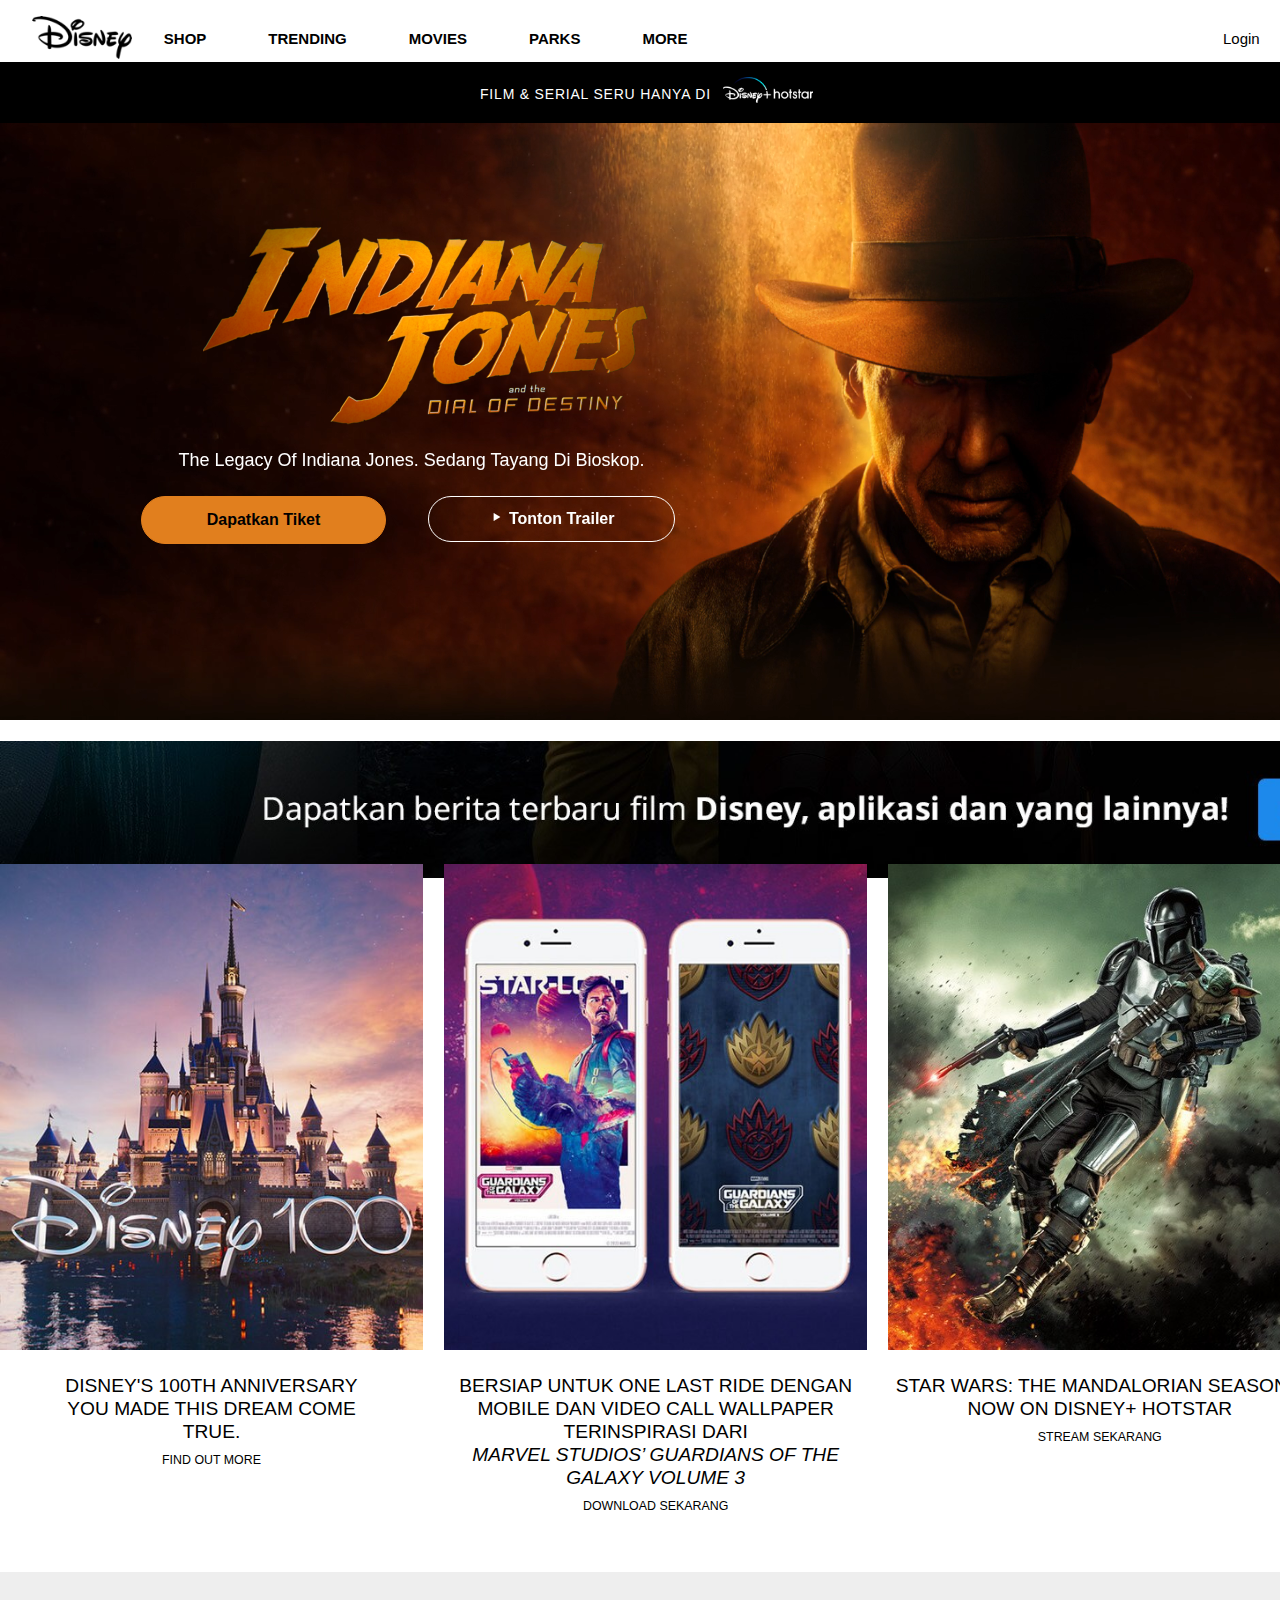
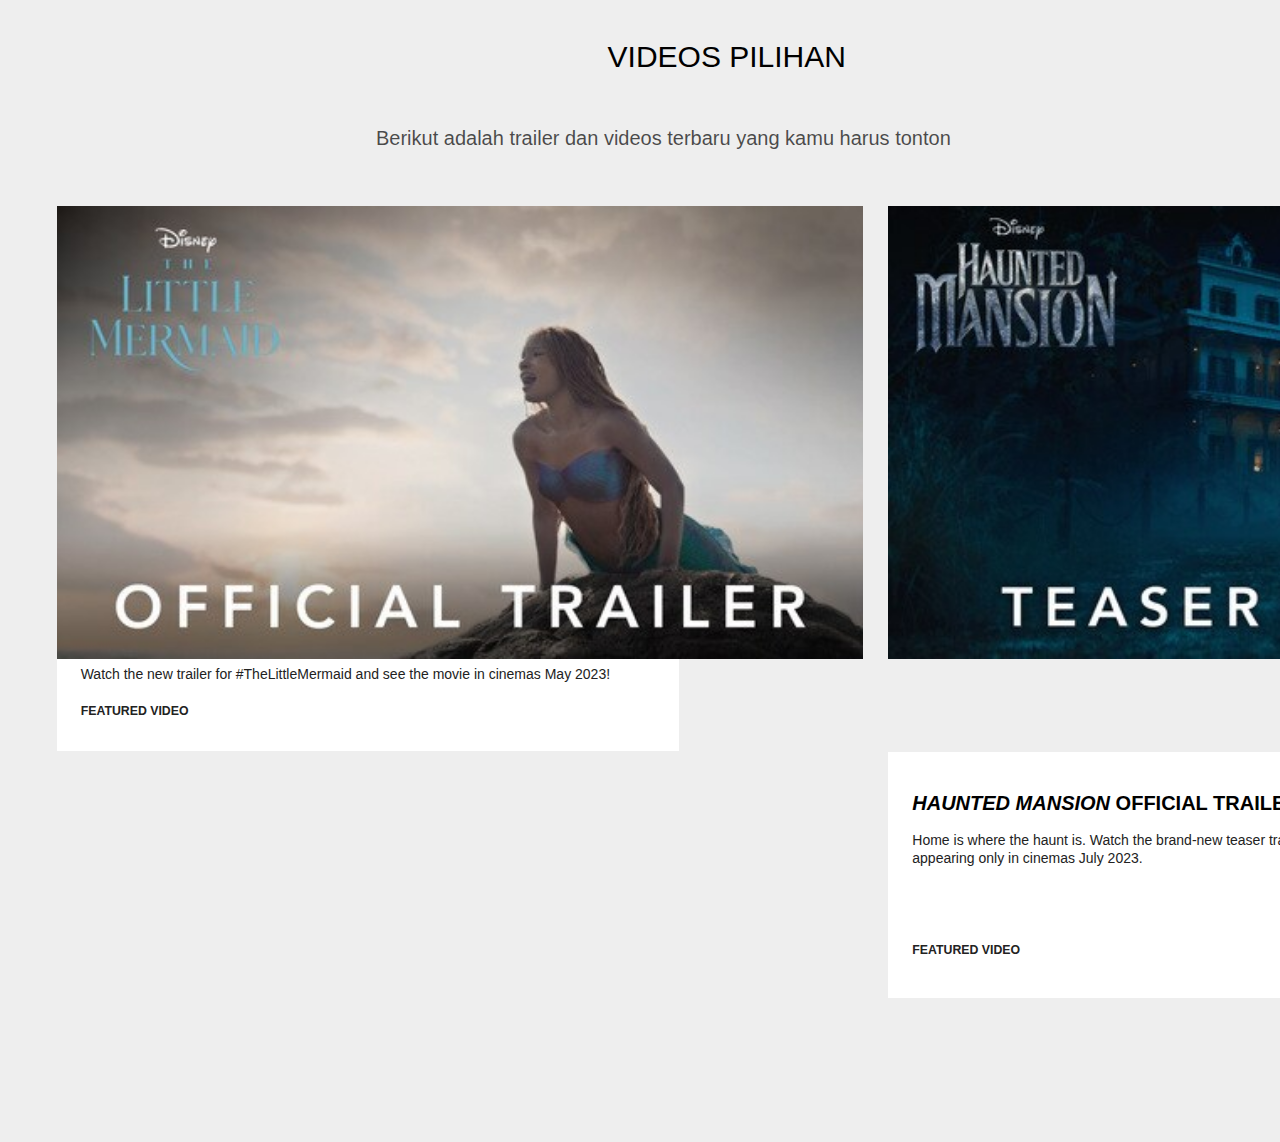
<file: index.html>
<!DOCTYPE html>
<html lang="en">
<head>
    <meta charset="UTF-8">
    <meta http-equiv="X-UA-Compatible" content="IE=edge">
    <meta name="viewport" content="width=device-width, initial-scale=1.0">
    <title>Disney Web | Replika</title>

    <link href='https://unpkg.com/boxicons@2.1.4/css/boxicons.min.css' rel='stylesheet'>
    <link rel="stylesheet" href="asset/css/style.css">
</head>
<body>
    <header class="header">
        <a href="" class="logo">
            <img src="asset/images/disney_logo_dark-baa807690db7.png">
        </a>
        <nav>
            <ul>
                <li>
                    <a href="#shop">SHOP</a>
                </li>
                <li>
                    <a href="#trending">TRENDING</a>
                </li>
                <li><a href="movies.html">MOVIES</a></li>
                <li><a href="parks.html">PARKS</a></li>
                <li>
                    <a href="#more">MORE</a>
                </li>
            </ul>
        </nav>
        <div class="header-white"></div>
        <ul id="log-user">
            <li class="user-login">
                <span class="user-login-bar"></span>
                <span class="login-titile-link" data-event="login" role="button" onclick>
                    <a href="#login" class="login-link">
                        <u>Login</u>
                    </a>
                </span>
            </li>
        </ul>
        <div class="module-header-container">
            <a href="#" class="header-banner-container" target="_blank">
                <div class="module-header">
                    <div class="title">
                        <div class="title-container">
                            <span class="title-text">
                                <span class="title-head-text">FILM & SERIAL SERU HANYA DI</span>
                            </span>
                            <span class="title-logo">
                                <img src="asset/images/disneyplushotstar-logo_0bbc6760.png" alt="">
                            </span>
                        </div>
                    </div>
                </div>
            </a>
        </div>
        <section class="module">
            <div class="bound">
                <div class="carousel">
                    <ul class="slides">
                        <li class="slide" data-title="Homepage- Indiana Jones and The Dial Of Destiny">
                            <div class="video-wrapper">
                                <video autoplay loop muted playsinline class="mp4" alt="">
                                    <source src="asset/images/indiana jones/04a0bf6aac5528da9a4226a481d17775c2e6a7fa.mp4" type="video/mp4">
                                </video>
                            </div>
                            <div class="content-overlay">
                                <div class="content-body">
                                    <div class="content-details" style="max-width: 50%;">
                                        <a href="#" title="Homepage- Indiana Jones and The Dial Of Destiny" target="_blank" rel="indiana Jones" onclick>
                                            <div class="content-title">
                                                <img class="logo-title" src="asset/images/indiana jones/hb_indianajohns_takeover_desktop_55fbe5ae.png" alt="Indiana Jones and The Dial Of Destiny">
                                            </div>
                                            <div class="content-description" tabindex="0">
                                                <p>
                                                    <font size="4.5" style>The Legacy Of Indiana Jones.&nbsp;Sedang Tayang Di Bioskop.</font>
                                                </p>
                                            </div>
                                        </a>
                                        <p class="links-container" data-type="button">
                                            <span class="links-item">
                                                <span class="btn-container">
                                                    <span class="btn-overlay"></span>
                                                        <a href="#" class="btn" style="background-color:#e17f1e;border-color:#e17f1e; color:#000;" target="_blank" role="button">
                                                            <span class="btn
                                                            -text" style="color: #000;"> Dapatkan Tiket </span>
                                                        </a>
                                                </span>
                                            </span>
                                            <span class="links-items">
                                                <span class="btn-content">
                                                    <span class="btn-overlay"></span>
                                                    <a href="#" class="btn1">
                                                        <i class='bx bx-play' id="icon-play"></i>
                                                        <span class="btn-text"> Tonton Trailer </span>
                                                    </a>
                                                </span>
                                            </span>
                                        </p>
                                    </div>
                                </div>
                            </div>
                        </li>
                    </ul>
                </div>
            </div>
        </section>
        <section class="module">
            <div class="bound">
                <a href="#">
                    <div class="aspect background-image" style="padding-bottom: 12.6%;">
                        <img class src="asset/images/homepage_hero_d_launch-oneidbanner_202b242c.jpeg" alt="">
                    </div>
                </a>
            </div>
        </section>
        <div class="row-collom-1-4">
            <div class="col">
                <a href="">
                    <div class="card h-100">
                        <img href="" src="asset/images/minihero-disney100-landing_c15267ee.jpeg" class="card-img-top" alt="">
                        <div class="card-body">
                          <p class="card-title">DISNEY'S 100TH ANNIVERSARY
                            <br>
                            YOU MADE THIS DREAM COME 
                            <br>
                            TRUE.
                          </p>
                        </div>
                        <div class="desc" style="color: #000;">
                            <p>FIND OUT MORE</p>
                        </div>
                      </div>
                </a>
            </div>
            <div class="row-collom-2-4">
                <a href="">
                    <div class="col">
                        <div class="card h-100">
                            <img href="" src="asset/images/minihero-gotg-vol3-videomobilebg_0af0c858.jpeg" class="card-img-top" alt="">
                        <div class="card-body-2">
                            <p class="card-title-2">BERSIAP UNTUK ONE LAST RIDE DENGAN MOBILE DAN VIDEO CALL WALLPAPER TERINSPIRASI DARI
                            <br>
                            <i>MARVEL STUDIOS’ GUARDIANS OF THE GALAXY VOLUME 3</i>
                            </p>
                        </div>
                        <div class="desc-2" style="color: #000;">
                          <p>DOWNLOAD SEKARANG</p>
                        </div>
                    </div>
                </a>
            </div>
            <div class="row-collom-3-4">
                <a href="">
                    <div class="col">
                        <div class="card h-100">
                            <img href="" src="asset/images/disney_b528e713.jpeg" class="card-img-top" alt="">
                        <div class="card-body-3">
                            <p class="card-title-3">STAR WARS: THE MANDALORIAN SEASON 3 NOW ON DISNEY+ HOTSTAR
                        </div>
                        <div class="desc-3" style="color: #000;">
                          <p>STREAM SEKARANG</p>
                        </div>
                    </div>
                </a>
            </div>
            <div class="row-collom-4-4">
                <a href="">
                    <div class="col">
                        <div class="card h-100">
                            <img href="" src="asset/images/minihero-disneyvillage_976b94f7.jpeg" class="card-img-top" alt="">
                        <div class="card-body-4">
                            <p class="card-title-4">FROM 24 MARCH TO 31 JULY 2023, COME VISIT THE DISNEY 100 VILLAGES, A POP-UP EXHIBITION AT ASIATIQUE THE RIVERFRONT, BANGKOK, THAILAND
                        </div>
                        <div class="desc-4" style="color: #000;">
                          <p>GET TICKETS</p>
                        </div>
                    </div>
                </a>
            </div>
        </div>
    <!-- Video Grid -->
    <section class="grid-overview">
        <div class="module-header">
            <div class="title-header">
                <h2>
                    <span>VIDEOS PILIHAN</span>
                </h2>
            </div>
            <p class="title-2">Berikut adalah trailer dan videos terbaru yang kamu harus tonton</p>
        </div>
        <div class="aspect-container">
            <a href="#">
                <div class="aspect-image" style="padding-bottom: 56.25%;">
                    <div class="card-image">
                        <img src="asset/images/trailer images/image_363c2ff1.jpeg" alt="">
                    </div>
                </div>
            </a>
        </div>
        <div class="detail-card">
            <div class="card-header">
                <p>
                    <b>
                        <i>THE LITTLE MERMAID</i>
                        OFFICIAL TRAILER
                    </b>
                </p>
            </div>
            <div class="card-desc">
              <p class="card-text">
                Watch and you'll see,
                <br>
                Some day I'll be,
                <br>
                Part of your world
                <br>
                <br>
                Watch the new trailer for #TheLittleMermaid and see the movie in cinemas May 2023!
              </p>
            </div>
            <div class="category">
                <p class="category-text">FEATURED VIDEO</p>
            </div>
          </div>
          <div class="aspect-container-2">
            <a href="#">
                <div class="aspect-image" style="padding-bottom: 56.25%;">
                    <div class="card-image">
                        <img src="asset/images/trailer images/image_4214a044.jpeg" alt="">
                    </div>
                </div>
            </a>
          <div class="detail-card-2">
            <div class="card-header-2">
                <p>
                    <b>
                        <i>HAUNTED MANSION</i>
                        OFFICIAL TRAILER
                    </b>
                </p>
            </div>
            <div class="card-desc-2">
              <p class="card-text-2">
                Home is where the haunt is. Watch the brand-new teaser trailer for @HauntedMansion, appearing only in cinemas July 2023.
                <br>
                <br>
                <br>
                <br>
              </p>
            </div>
            <div class="category-2">
                <p class="category-text-2">FEATURED VIDEO</p>
            </div>
          </div>
    </section>
</body>
</html>
</file>
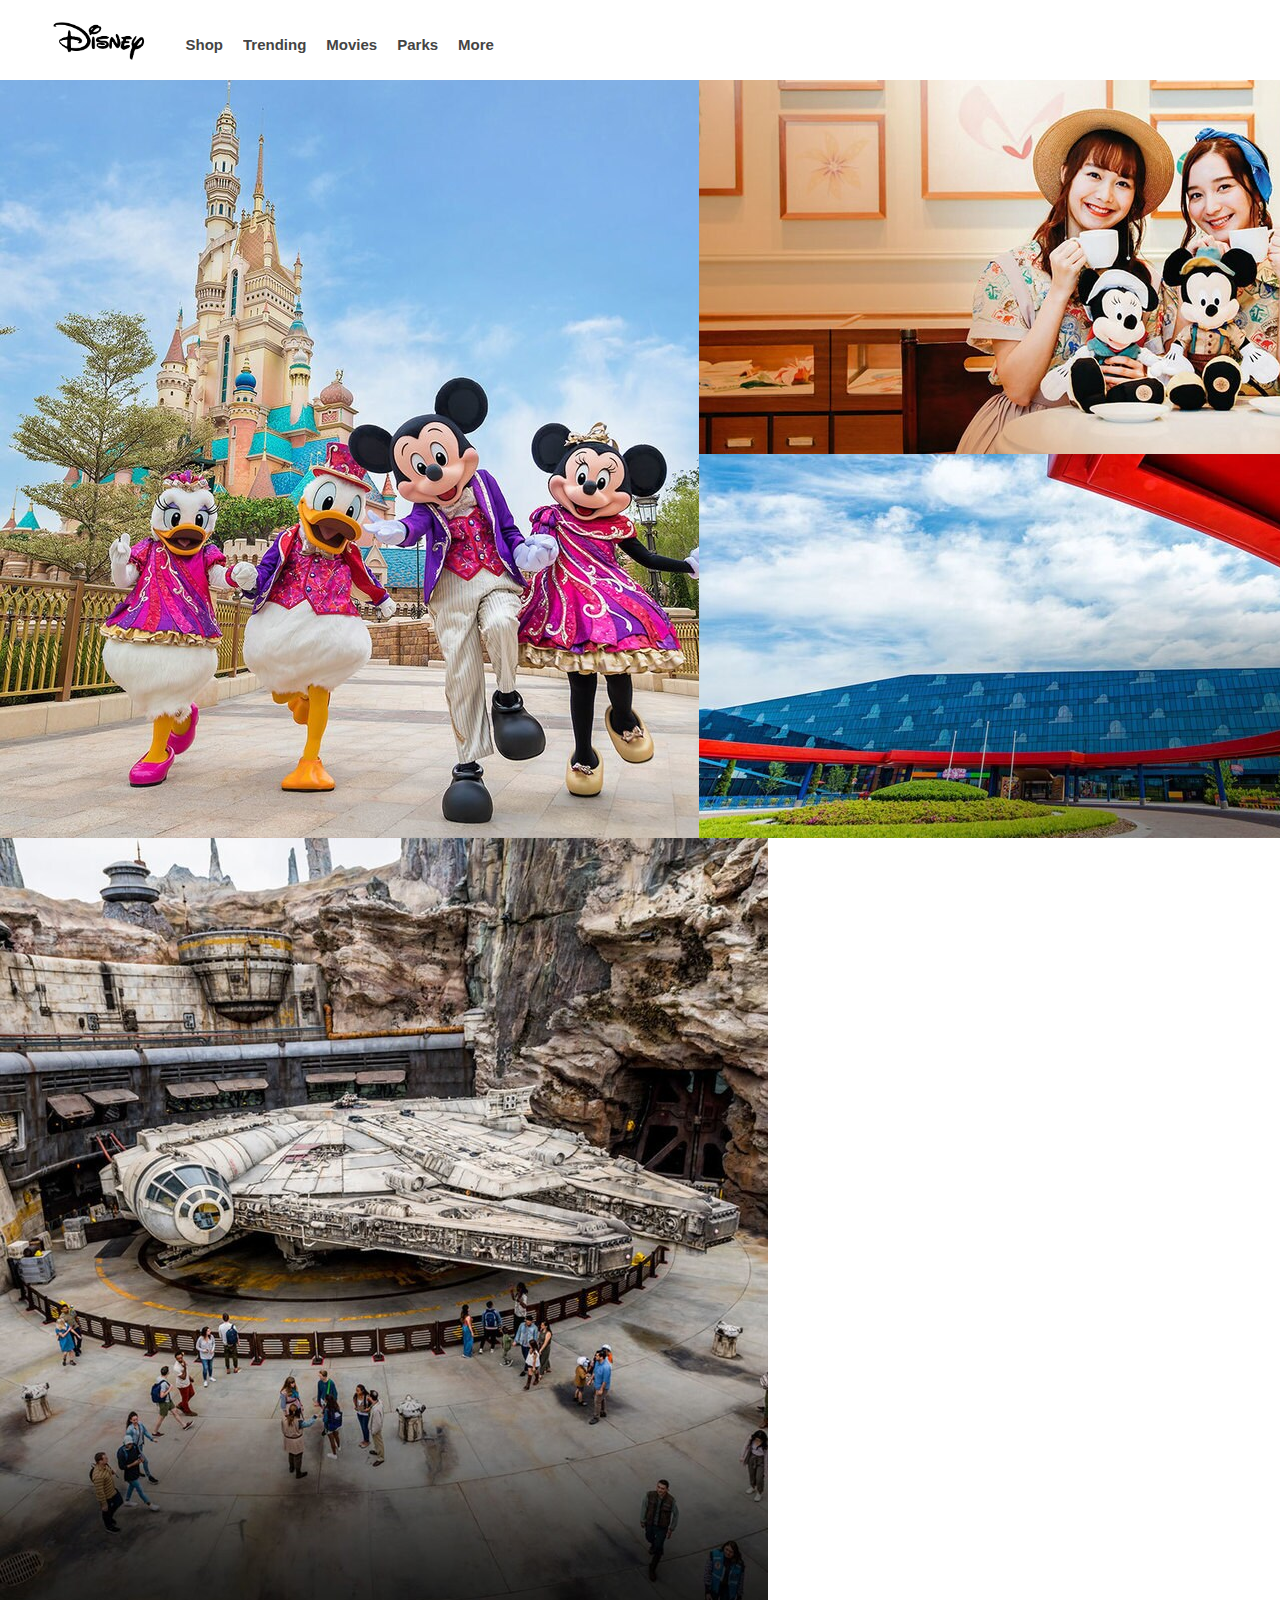
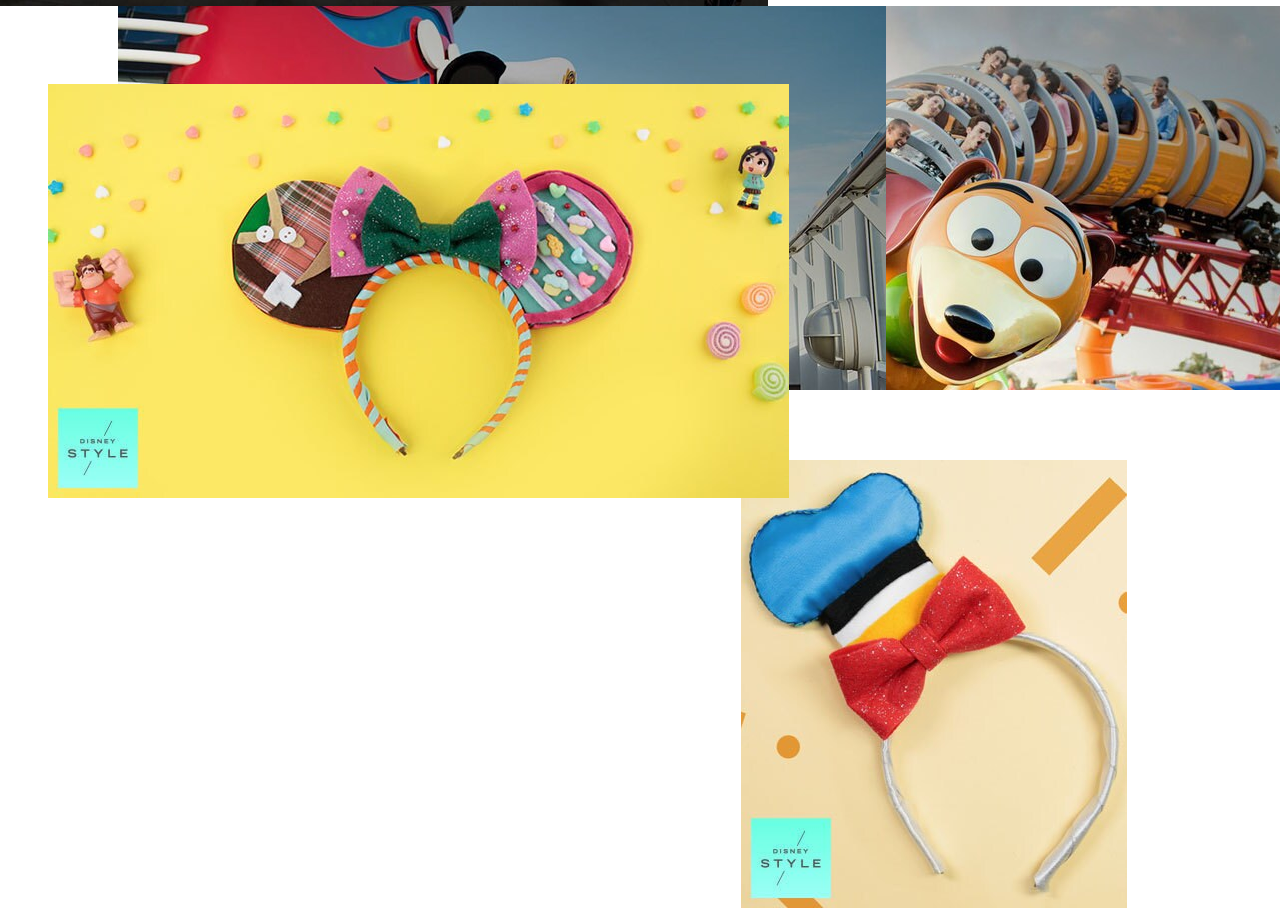
<file: parks.html>
<html lang="en">
<head>
    <meta charset="UTF-8">
    <meta name="viewport" content="width=device-width, initial-scale=1.0">
    <title>Disney Web | Replika</title>
    <link rel="stylesheet" href="style-parks.css">
</head>
<body>
    <div class="container">
        <nav class="navbar">
            <a href="index.html">
                <img src="parks asset/images-park/Disney_logo.png.crdownload.png" class="brand-logo" alt="">
                <ul class="nav-links">
                    <li class="nav-items"><a href="#">Shop</a></li>
                    <li class="nav-items"><a href="#">Trending</a></li>
                    <li class="nav-items"><a href="#">Movies</a></li>
                    <li class="nav-items"><a href="#">Parks</a></li>
                    <li class="nav-items"><a href="#">More</a></li>
                </ul>
            </a>
        </nav>
    </div>

    <div id="parks">
        <div class="container">
            <div class="work-list"></div>
                <div class="work1">
                    <img src="parks asset/images-park/special room.jpeg" alt="">
                </div>
                <div class="work2">
                    <img src="parks asset/images-park/privilage.jpeg" alt="">
                 </div>
                <div class="work3">
                    <img src="parks asset/images-park/toy story hotel.jpeg" alt="">
                </div>
                <div class="work4">
                    <img src="parks asset/images-park/starwars.jpeg" alt="">
                </div>
                <div class="work5">
                    <img src="parks asset/images-park/toystoryland.jpeg" alt="">
                </div>
                <div class="work6">
                    <img src="parks asset/images-park/disneycruise.jpeg" alt="">
                </div>
            </div>
        </div>
    </div>

    <div id="related">
        <div class="container">
            <div class="bound-list">
                 <div class="bound">
                     <h2>Parks Related Articles</h2>
                 </div>
                 <div class="aspect">
                    <div class="background-images1">
                        <img src="parks asset/images-park/disneystyle1.jpeg" alt="">
                    </div>
                    <div class="background-images2">
                        <img src="/parks asset/images-park/disneystyle2.jpeg" alt="">
                    </div>
                </div>
             </div>
        </div>
    </div>
</body>
</html>
</file>
<file: asset/css/style.css>
*{
    font-family: Helvetica, sans-serif;
    list-style: none;
    text-decoration: none;
    margin: 0;
    padding: 0;
    box-sizing: border-box;
    border: none;
    outline: none;
    scroll-behavior: smooth;
}
:root {
    --header-font-family: NotoSans, NotoSerif, Matterhorn, Helvetica, sans-serif;
    --body-font-family: NotoSans, NotoSerif, Matterhorn, Helvetica, sans-serif;
    --utility-font-family: NotoSans, NotoSerif, Matterhorn, Helvetica, sans-serif;
    --globalchrome-font-family: NotoSans, NotoSerif, Matterhorn, Helvetica, sans-serif;
    --globalfooter-font-family: NotoSans, NotoSerif, Matterhorn, Helvetica, sans-serif;
}
html{
    overflow-x: hidden;
}
body{
    background: #fff ;
}
.logo{
    position: absolute;
    font-size: 1rem;
    padding-left: 2rem;
    padding-top: 1rem;
}
.logo img{
    width: 100px;
}
nav{
    position: absolute;
    top: 23px;
    left: 11%;
    display: inline-block;
    animation: slide-in 1s ease-out;
    background-color: #fff;
    z-index: 100;
}
.header{
    background-color: #fff;
    display: block;
}
ul{
    position: relative;
    display: flex;
    flex: 1 1 auto;
    margin: 0;
    padding: 0; 
    left: 1rem;
    gap: 1rem;
    background-color: #fff;
}
ul li:not(:last-child){
    margin-right: 2rem;
    position: flex;
    background-color: #fff;
}
ul li{
    padding: 7px;
    transition: background 02.s;
    background-color: #fff;
}
ul li > a{
    color: #000;
    font-size: 15px;
    font-weight: 600;
    background-color: #fff;
}
#log-user{
    display: inline-block;
    vertical-align: middle;
    white-space: nowrap;
    top: -24px;
    left: 95%;
    z-index: 100;
}
#log-user u{
    font-size: 15px;
    font-weight: none;
    color: #000;
    position: absolute;
}
.module-header{
    text-align: center;
    padding-left: 30rem;
    padding-bottom: 9px;
}
.module-header-container{
    padding-top: 0;
    padding-bottom: 9px;
    background-color: #000;
    display: flex;
    top: 10px;
    height: 4rem;
}
.header-banner-container{
    border: none;
    cursor: pointer;
    background-image: none;
    user-select: none;
}
.title{
    margin-top: 0;
    font-size: 0.875rem;
    font-weight: 500;
    letter-spacing: 0.8px;
    line-height: 1.25em;
    padding-top: 15px;
    padding-bottom: 10px;
    align-items: center;
    justify-content: center;
    color: #fff;
}
.title-container{
    align-items: center;
    display: inline-flex;
}
.header-white{
    width: 100%;
    height: 44px;
    background: #fff;
}
.title-logo img{
    height: 26px;
    margin: 0 8px 4px 12px;
    align-items: center;
}
.video-wrapper video{
    width: 110%;
    height: auto;
    object-fit: fill;
    margin-top: -10px;
    margin-left: -50px;
}
video{
    overflow-clip-margin: content-box;
    overflow: clip;
}
.content-details{
    text-align: center;
}
.content-details a{
    display: inline-block;
}
.content-body{
    align-items: center;
}
.logo-title{
    max-width: 100%;
}
.content-title img{
    border: 0;
    vertical-align: top;
    opacity: 1;
    transition: opacity 200ms;
    width: 450px;
    height: 214px;
    margin-top: -30rem;
    margin-left: 5rem;
    z-index: 1000;
}
.content-details, .content-description {
    margin-top: -17rem;
    margin-left: 3rem;
    font-size: 16px;
    color: #fff;
    font-family: Helvetica, sans-serif;
    font-weight: 400;
}
.content-details .content-description p {
    font-weight: 400;
    text-align: center;
}
.content-details a {
    display: inline-block;
    pointer-events: auto;
}
.content-overlay{
    flex-direction: row;
    flex-wrap: wrap;
    margin-top: 0px;
    margin-bottom: 0;
}
.icon-play{
    font-size: 1.5rem;
    margin-left: 26.2rem;
    margin-top: -2.1rem;
    justify-content: left;
    cursor: pointer;
    display: flex;
}
.btn {
    display: inline-block;
    padding: .4rem 2rem;
    background:transparent;
    border-radius: 10rem;
    border-color: #fff;
    font-size: 16px;
    color: #fff;
    border: .1rem solid transparent;
    font-weight: 750;
    align-items: center;
    z-index: 100;
}
.btn1:hover{
    background: rgba(0,0,0,0.20)
}
.btn-container {
    position: relative;
    display: flex;
    justify-content: center;
    align-items: flex-end;
    margin-top: -13rem;
    margin-left: -15.5rem;
}
.btn1{
    display: inline-block;
    padding: .8rem 3.7rem;
    background:transparent;
    border-radius: 10rem;
    border-color: #fff;
    font-size: 16px;
    color: #fff;
    border: .1rem solid;
    font-weight: 750;
    align-items: center;
    z-index: 100;
}
.btn-content{
    position: relative;
    display: flex;
    justify-content: center;
    align-items: flex-end;
    margin-top: -3rem;
    margin-left: 20.5rem;
}
#icon-play{
    font-size: 16px;
}
.aspect{
    position: relative;
    box-sizing: border-box;
}
.aspect img {
    position: absolute;
    top: 12rem;
    left: 0;
    width: 200vh;
}
.row-collom-1-4{
    position: absolute;
    height: 10%;
    margin-top: 12%;
}
.card img{
    width: 47vh;
}
.card-body{
    display: block;
    position: relative;
    width: 100%;
    height: 100%;
    z-index: 4;
}
.card-title{
    padding-top: 1.2rem;
    text-align: center;
    margin: 0;
    color: #000;
    font-size: 1.2em;
    line-height: 1.2;
}
.desc{
    font-size: 0.775em;
    line-height: 1.3;
    margin-top: 0.72em;
    text-align: center;
}
.row-collom-2-4{
    position: absolute;
    display: block;
    height: 10%;
    align-items: center;
    top: 0;
    left: 105%;
}
.card-body-2, .card-body-3, .card-body-4{
    display: block;
    position: relative;
    width: 100%;
    height: 100%;
    z-index: 4;
    margin-top: 0%;
}
.card-title-2, .card-title-3, .card-title-4{
    padding-top: 1.2rem;
    text-align: center;
    margin: 0;
    color: #000;
    font-size: 1.2em;
    line-height: 1.2;
}
.desc-2, .desc-3, .desc-4{
    font-size: 0.775em;
    line-height: 1.3;
    margin-top: 0.72em;
    text-align: center;
}
.row-collom-3-4{
    position: absolute;
    display: block;
    height: 10%;
    align-items: center;
    top: 0;
    left: 105%;
}
.row-collom-4-4{
    position: absolute;
    display: block;
    height: 10%;
    align-items: center;
    top: 0;
    left: 105%;
}
.grid-overview{
    margin-top: 30%;
    right: 0;
    left: -210%;
    height: 130vh;
    width: 210vh;
    position: absolute;
    display: relative;
    align-items: center;
    background-color: #eee;
}
.title-header h2{
    font-weight: 400;
    font-size: 30px;
    line-height: 30px;
    text-align: center;
    margin-right: 65%;
    margin-top: 5%;
}
.title-2{
    position: absolute;
    display: relative;
    bottom: 0;
    top: 13%;
    margin-left: -6.5rem;
    align-items: center;
    text-align: center;
    font-size: 20px;
    line-height: 1.4em;
    color: rgba(0,0,0,0.7);
    font-weight: 500;
}
.aspect-container{
    position: relative;
    position: absolute;
    left: 3%;
    top: 20%
}
.card-image img {
    height: 50.4vh;
}
.card-desc{
    font-size: 0.875em;
    line-height: 1.3;
    color: #222;
}
.category-text{
    color: #222;
    font-size: 0.77em;
    font-weight: 700;
    line-height: 1.3;
    margin-top: 1.25rem;
    text-transform: uppercase;
    padding-bottom: 2rem;
    margin-left: 1.50rem;
}
.detail-card{
    max-width: 38.9rem;
    background-color: #fff;
    margin-left: 3%;
    margin-top: 27rem;
    padding-top: 5.5rem;
}
.card-header p{
    font-size: 20px;
    margin-left: 1.50rem;
    margin-top: -3rem;
}
.card-desc p{
    margin-left: 1.50rem;
    margin-top: 1rem;
}
.aspect-container-2{
    position: relative;
    position: absolute;
    left: 47%;
    top: 20%
}
.detail-card-2{
    max-width: 38.92rem;
    background-color: #fff;
    margin-left: 0;
    margin-top: -22.8rem;
    padding-top: 5.5rem;
}
.category-text-2{
    color: #222;
    font-size: 0.77em;
    font-weight: 700;
    line-height: 1.3;
    margin-top: 1.25rem;
    text-transform: uppercase;
    padding-bottom: 2.5rem;
    margin-left: 1.50rem;
}
.card-header-2 p{
    font-size: 20px;
    margin-left: 1.50rem;
    margin-top: -3rem;
}
.card-desc-2 p{
    margin-left: 1.50rem;
    margin-top: 1rem;
}
.card-desc-2{
    font-size: 0.875em;
    line-height: 1.3;
    color: #222;
}
</file>
<file: style-parks.css>
*{
    margin: 0;
    padding: 0;
    box-sizing: border-box;
}

body{
    width: 100%;
    background: #fff;
    position: relative;
    font-family: roboto, sans-serif;
}

.brand-logo{
    height: 40px;
}

.navbar{
    width: 100%;
    height: 80px;
    position: fixed;
    top: 0;
    left: 0;
    padding: 0 4%;
    background: #fff;
    z-index: 9;
    display: flex;
    align-items: center;
}

.nav-links{
    margin-top: 10px;
    display: flex;
    list-style:none;
}

.nav-items a{
    text-decoration: none;
    margin-left: 20px;
    text-transform: capitalize;
    color: #303030;
    opacity: 0.9;
    font-size: 15px;
    font-weight: 700;
}

.right-container{
    display: block;
    margin-left: auto;
}

#parks{
    padding: 70px 0;
}

.work-list{
    display: block;
    position: absolute;
    width: 100%;
    height: 100%;
    z-index: 4;
}

.work1{
    display: block;
    float: left;
    width: 200px;
}

.work2{
    display: block;
    float: right;
    width: 581px;
}

.work3{
    display: block;
    float: right;
    width: 581px;
}

.work4{
    display: block;
    float: left;
    width: 700px;
}

.work5{
    display: block;
    float: right;
    width: 581px;
}

.work6{
    display: block;
    float: right;
    width: 581px;
}

#related{
    padding: 24px 48px;
    margin-top: 680px;
    bottom: 650px;
}

.bound-list{
    overflow: visible;
    font-size: 1.875rem;
    margin-bottom: 30px;
    text-align: center;
    line-height: 2rem;
    position: relative;
}

.bound{
    font-weight: 400;
    display: inline-block;
    line-height: 1.875rem;
    font-size: 1.180rem;
    letter-spacing: 0;
    width: auto;
    float: left;
    min-height: 2.1rem;
    vertical-align: top;
    color: rgba(0, 0, 0, 0, 9);
    margin: 0;
    padding: 0;
}

.aspect{
    padding: 24px 48px;
    position: relative;

}

.background-images1{
    display: block;
    position: absolute;
    top: 0;
    left: 0;
    float: left;
    width: 700px;
    margin-top: 840px;
}

.background-images2{
    display: block;
    float: right;
    width: 500px;
    margin-top: 70px;
}
</file>
